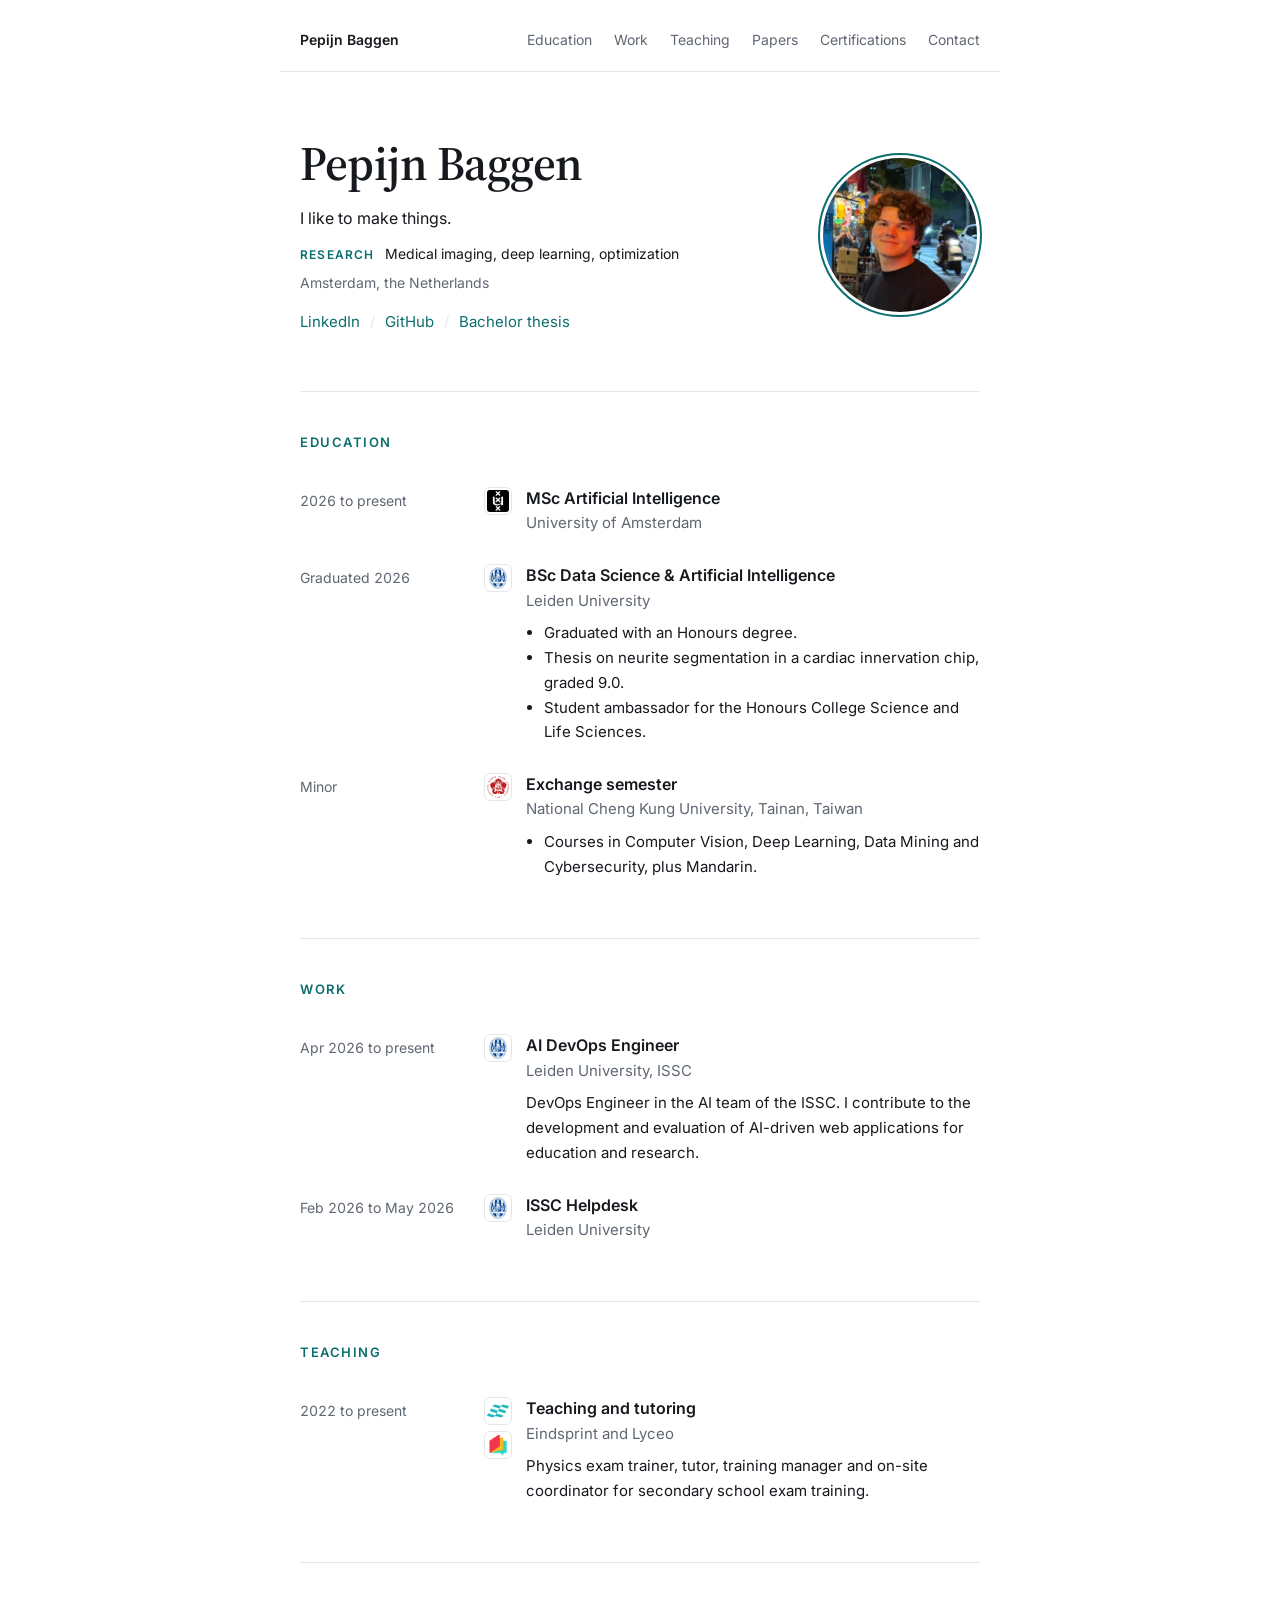
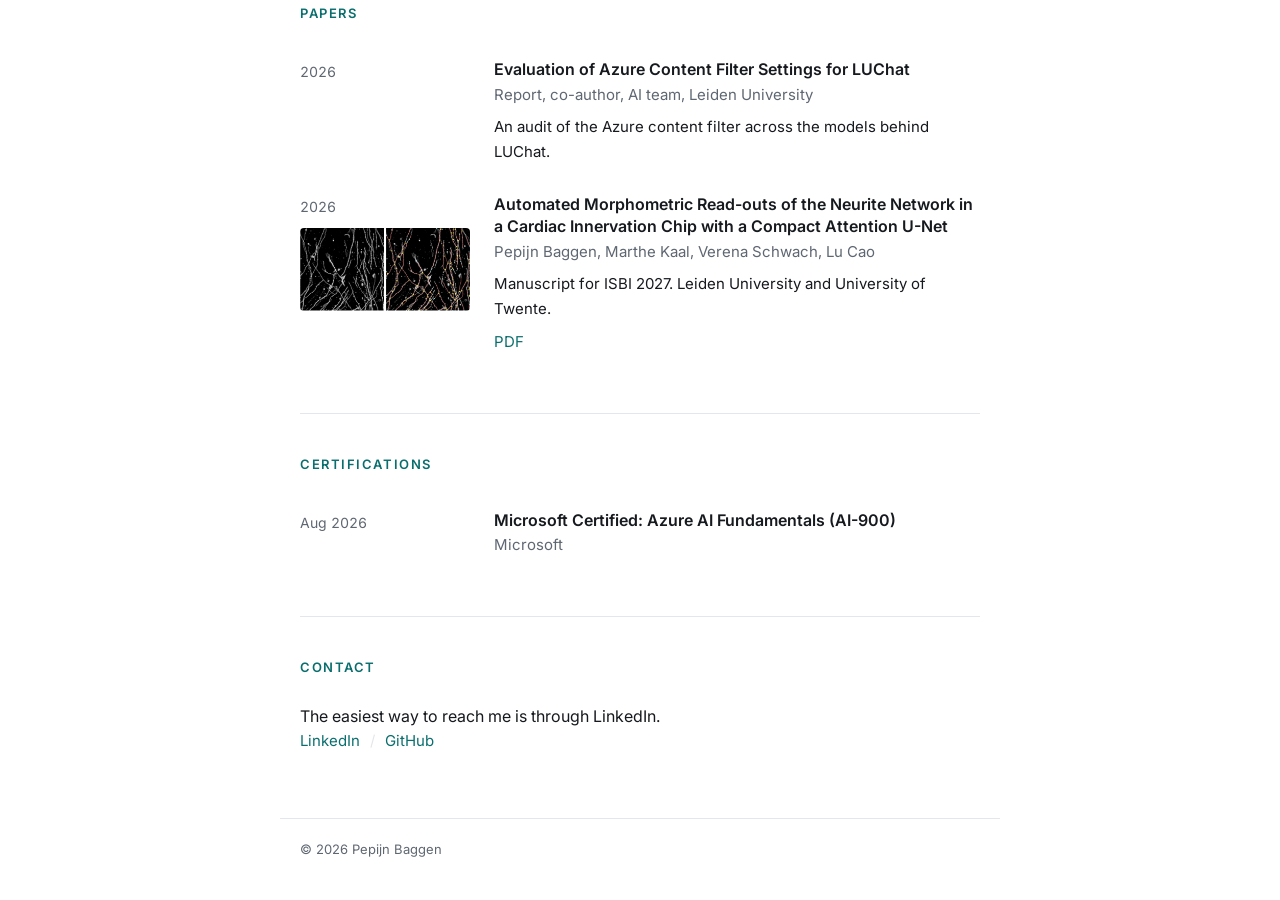
<file: index.html>
<!doctype html>
<html lang="en">
<head>
<meta charset="utf-8">
<meta name="viewport" content="width=device-width, initial-scale=1">
<title>Pepijn Baggen | MSc AI, University of Amsterdam</title>
<meta name="description" content="Pepijn Baggen is an MSc Artificial Intelligence student at the University of Amsterdam and AI DevOps Engineer at Leiden University. Education, work and papers.">
<link rel="canonical" href="https://pepbaggen.github.io/">
<meta property="og:type" content="profile">
<meta property="og:title" content="Pepijn Baggen">
<meta property="og:description" content="MSc Artificial Intelligence student at the University of Amsterdam and AI DevOps Engineer at Leiden University.">
<meta property="og:url" content="https://pepbaggen.github.io/">
<meta property="og:image" content="https://pepbaggen.github.io/pepijn.jpg">
<meta name="twitter:card" content="summary">
<script type="application/ld+json">
{
  "@context": "https://schema.org",
  "@type": "Person",
  "name": "Pepijn Baggen",
  "url": "https://pepbaggen.github.io/",
  "image": "https://pepbaggen.github.io/pepijn.jpg",
  "jobTitle": "AI DevOps Engineer",
  "worksFor": { "@type": "CollegeOrUniversity", "name": "Leiden University" },
  "alumniOf": [
    { "@type": "CollegeOrUniversity", "name": "University of Amsterdam" },
    { "@type": "CollegeOrUniversity", "name": "Leiden University" }
  ],
  "address": { "@type": "PostalAddress", "addressLocality": "Amsterdam", "addressCountry": "NL" },
  "sameAs": [
    "https://www.linkedin.com/in/pepijn-baggen-9a0131227/",
    "https://github.com/PepBaggen"
  ]
}
</script>
<link rel="preconnect" href="https://fonts.googleapis.com">
<link rel="preconnect" href="https://fonts.gstatic.com" crossorigin>
<link href="https://fonts.googleapis.com/css2?family=Inter:wght@400;500;600&family=Source+Serif+4:opsz,wght@8..60,600&display=swap" rel="stylesheet">
<link rel="stylesheet" href="style.css?v=4">
</head>
<body>

<header class="nav">
  <a class="brand" href="#top">Pepijn Baggen</a>
  <nav aria-label="Sections">
    <a href="#education">Education</a>
    <a href="#work">Work</a>
    <a href="#teaching">Teaching</a>
    <a href="#papers">Papers</a>
    <a href="#certifications">Certifications</a>
    <a href="#contact">Contact</a>
  </nav>
</header>

<main id="top">

  <section class="hero">
    <div class="intro">
      <h1>Pepijn Baggen</h1>
      <p class="lead">I like to make things.</p>
      <p class="interests"><span>Research</span> Medical imaging, deep learning, optimization</p>
      <p class="place">Amsterdam, the Netherlands</p>
      <p class="linkrow">
        <a href="https://www.linkedin.com/in/pepijn-baggen-9a0131227/">LinkedIn</a>
        <span aria-hidden="true">/</span>
        <a href="https://github.com/PepBaggen">GitHub</a>
        <span aria-hidden="true">/</span>
        <a href="https://theses.liacs.nl/pdf/2025-2026-BaggenPPepijn.pdf">Bachelor thesis</a>
      </p>
    </div>
    <img class="portrait" src="pepijn.jpg" alt="Portrait of Pepijn Baggen" width="160" height="160">
  </section>

  <section id="education">
    <h2>Education</h2>

    <article class="entry has-logo">
      <span class="when">2026 to present</span>
      <span class="logos"><img src="logos/uva.png" alt="University of Amsterdam logo" width="28" height="28"></span>
      <div>
        <h3>MSc Artificial Intelligence</h3>
        <p class="where">University of Amsterdam</p>
      </div>
    </article>

    <article class="entry has-logo">
      <span class="when">Graduated 2026</span>
      <span class="logos"><img src="logos/leiden.png" alt="Leiden University logo" width="28" height="28"></span>
      <div>
        <h3>BSc Data Science &amp; Artificial Intelligence</h3>
        <p class="where">Leiden University</p>
        <ul>
          <li>Graduated with an Honours degree.</li>
          <li>Thesis on neurite segmentation in a cardiac innervation chip, graded 9.0.</li>
          <li>Student ambassador for the Honours College Science and Life Sciences.</li>
        </ul>
      </div>
    </article>

    <article class="entry has-logo">
      <span class="when">Minor</span>
      <span class="logos"><img src="logos/ncku.png" alt="National Cheng Kung University logo" width="28" height="28"></span>
      <div>
        <h3>Exchange semester</h3>
        <p class="where">National Cheng Kung University, Tainan, Taiwan</p>
        <ul>
          <li>Courses in Computer Vision, Deep Learning, Data Mining and Cybersecurity, plus Mandarin.</li>
        </ul>
      </div>
    </article>
  </section>

  <section id="work">
    <h2>Work</h2>

    <article class="entry has-logo">
      <span class="when">Apr 2026 to present</span>
      <span class="logos"><img src="logos/leiden.png" alt="Leiden University logo" width="28" height="28"></span>
      <div>
        <h3>AI DevOps Engineer</h3>
        <p class="where">Leiden University, ISSC</p>
        <p>DevOps Engineer in the AI team of the ISSC. I contribute to the development and evaluation of AI-driven web applications for education and research.</p>
      </div>
    </article>

    <article class="entry has-logo">
      <span class="when">Feb 2026 to May 2026</span>
      <span class="logos"><img src="logos/leiden.png" alt="Leiden University logo" width="28" height="28"></span>
      <div>
        <h3>ISSC Helpdesk</h3>
        <p class="where">Leiden University</p>
      </div>
    </article>
  </section>

  <section id="teaching">
    <h2>Teaching</h2>

    <article class="entry has-logo">
      <span class="when">2022 to present</span>
      <span class="logos"><img src="logos/eindsprint.png" alt="Eindsprint logo" width="28" height="28"><img src="logos/lyceo.png" alt="Lyceo logo" width="28" height="28"></span>
      <div>
        <h3>Teaching and tutoring</h3>
        <p class="where">Eindsprint and Lyceo</p>
        <p>Physics exam trainer, tutor, training manager and on-site coordinator for secondary school exam training.</p>
      </div>
    </article>
  </section>

  <section id="papers">
    <h2>Papers</h2>

    <article class="entry">
      <span class="when">2026</span>
      <div>
        <h3>Evaluation of Azure Content Filter Settings for LUChat</h3>
        <p class="where">Report, co-author, AI team, Leiden University</p>
        <p>An audit of the Azure content filter across the models behind LUChat.</p>
      </div>
    </article>

    <article class="entry">
      <span class="when">2026
        <img class="figure" src="paper-figure.jpg" alt="Confocal image of a neurite network next to the automatic segmentation result" width="666" height="326">
      </span>
      <div>
        <h3>Automated Morphometric Read-outs of the Neurite Network in a Cardiac Innervation Chip with a Compact Attention U-Net</h3>
        <p class="where">Pepijn Baggen, Marthe Kaal, Verena Schwach, Lu Cao</p>
        <p>Manuscript for ISBI 2027. Leiden University and University of Twente.</p>
        <p class="linkrow">
          <a href="Baggen_ISBI2027_Neurite_Morphometrics.pdf">PDF</a>
        </p>
      </div>
    </article>
  </section>

  <section id="certifications">
    <h2>Certifications</h2>

    <article class="entry">
      <span class="when">Aug 2026</span>
      <div>
        <h3>Microsoft Certified: Azure AI Fundamentals (AI-900)</h3>
        <p class="where">Microsoft</p>
      </div>
    </article>
  </section>

  <section id="contact">
    <h2>Contact</h2>
    <p>The easiest way to reach me is through LinkedIn.</p>
    <p class="linkrow">
      <a href="https://www.linkedin.com/in/pepijn-baggen-9a0131227/">LinkedIn</a>
      <span aria-hidden="true">/</span>
      <a href="https://github.com/PepBaggen">GitHub</a>
    </p>
  </section>

</main>

<footer>
  <p>&copy; 2026 Pepijn Baggen</p>
</footer>

<script data-goatcounter="https://pepijn.goatcounter.com/count" async src="https://gc.zgo.at/count.js"></script>
</body>
</html>
</file>
<file: style.css>
:root {
  --bg: #ffffff;
  --ink: #16191d;
  --muted: #5f6772;
  --rule: #e3e6ea;
  --link: #0b6e6e;
  --accent: #0b6e6e;
  --tint: #f4f7f7;
}

@media (prefers-color-scheme: dark) {
  :root {
    --bg: #111418;
    --ink: #e8eaed;
    --muted: #9aa3ad;
    --rule: #2a2f36;
    --link: #6fd0c8;
    --accent: #6fd0c8;
    --tint: #171c21;
  }
}

* { box-sizing: border-box; }

html { scroll-behavior: smooth; }

body {
  margin: 0;
  background: var(--bg);
  color: var(--ink);
  font-family: Inter, -apple-system, "Segoe UI", Helvetica, Arial, sans-serif;
  font-size: 16px;
  line-height: 1.65;
  -webkit-font-smoothing: antialiased;
}

a {
  color: var(--link);
  text-decoration: none;
}

a:hover,
a:focus-visible { text-decoration: underline; }

.nav,
main,
footer {
  max-width: 720px;
  margin: 0 auto;
  padding-left: 20px;
  padding-right: 20px;
}

.nav {
  display: flex;
  flex-wrap: wrap;
  align-items: baseline;
  justify-content: space-between;
  gap: 4px 24px;
  padding-top: 28px;
  padding-bottom: 20px;
  border-bottom: 1px solid var(--rule);
  font-size: 14px;
}

.brand {
  color: var(--ink);
  font-weight: 600;
}

.nav nav {
  display: flex;
  flex-wrap: wrap;
  gap: 4px 22px;
}

.nav nav a { color: var(--muted); }

.nav nav a:hover,
.nav nav a:focus-visible {
  color: var(--ink);
  text-decoration: none;
}

.hero {
  display: flex;
  align-items: center;
  justify-content: space-between;
  gap: 32px;
  padding: 64px 0 24px;
}

.portrait {
  flex: none;
  width: 160px;
  height: 160px;
  border-radius: 50%;
  border: 3px solid var(--bg);
  outline: 2px solid var(--accent);
  object-fit: cover;
}

h1, h2, h3 { margin: 0; }

h1 {
  font-family: "Source Serif 4", Georgia, serif;
  font-size: clamp(34px, 7vw, 48px);
  font-weight: 600;
  line-height: 1.15;
  letter-spacing: -.01em;
}

.lead {
  max-width: 34em;
  margin: 14px 0 4px;
  font-size: 16px;
}

.interests {
  margin: 10px 0 6px;
  font-size: 14px;
}

.interests span {
  margin-right: 6px;
  color: var(--accent);
  font-size: 12px;
  font-weight: 600;
  letter-spacing: .1em;
  text-transform: uppercase;
}

.place {
  margin: 0;
  color: var(--muted);
  font-size: 14px;
}

.linkrow {
  display: flex;
  flex-wrap: wrap;
  gap: 4px 10px;
  margin: 16px 0 0;
  font-size: 15px;
}

.linkrow span { color: var(--rule); }

section:not(.hero) {
  padding: 40px 0 8px;
  border-top: 1px solid var(--rule);
  margin-top: 32px;
}

h2 {
  margin-bottom: 24px;
  color: var(--accent);
  font-size: 13px;
  font-weight: 600;
  letter-spacing: .12em;
  text-transform: uppercase;
}

.entry {
  display: grid;
  grid-template-columns: 170px 1fr;
  gap: 0 24px;
  margin: 0 -12px 8px;
  padding: 10px 12px;
  border-radius: 8px;
  transition: background-color .2s;
}

.entry:hover { background: var(--tint); }

.figure {
  display: block;
  width: 100%;
  height: auto;
  margin-top: 10px;
  border-radius: 4px;
}

.hero,
section:not(.hero) {
  animation: rise .6s ease-out both;
}

section:nth-of-type(2) { animation-delay: .08s; }
section:nth-of-type(3) { animation-delay: .16s; }
section:nth-of-type(4) { animation-delay: .24s; }
section:nth-of-type(5) { animation-delay: .32s; }
section:nth-of-type(6) { animation-delay: .4s; }

@keyframes rise {
  from { opacity: 0; transform: translateY(10px); }
  to { opacity: 1; transform: none; }
}

.entry.has-logo { grid-template-columns: 170px 28px 1fr; gap: 0 14px; }

.logos {
  display: flex;
  flex-direction: column;
  gap: 6px;
  padding-top: 0;
}

.logos img {
  display: block;
  width: 28px;
  height: 28px;
  padding: 2px;
  background: #fff;
  border: 1px solid var(--rule);
  border-radius: 6px;
  object-fit: contain;
}

.when {
  padding-top: 2px;
  color: var(--muted);
  font-size: 14px;
  font-variant-numeric: tabular-nums;
}

h3 {
  font-size: 16px;
  font-weight: 600;
  line-height: 1.4;
}

.where {
  margin: 2px 0 0;
  color: var(--muted);
  font-size: 15px;
}

.entry p:not(.where),
.entry ul {
  margin: 8px 0 0;
  font-size: 15px;
}

.entry ul { padding-left: 18px; }

.entry .linkrow { margin-top: 8px; }

#contact p { margin: 0; }

footer {
  margin-top: 56px;
  padding-top: 20px;
  padding-bottom: 40px;
  border-top: 1px solid var(--rule);
  color: var(--muted);
  font-size: 13px;
}

footer p { margin: 0; }

@media (max-width: 560px) {
  .hero { flex-direction: column-reverse; align-items: flex-start; gap: 20px; padding-top: 40px; }
  .portrait { width: 112px; height: 112px; }
  .figure { max-width: 260px; margin: 8px 0 6px; }
  .entry { grid-template-columns: 1fr; }
  .entry.has-logo { grid-template-columns: 28px 1fr; gap: 0 12px; }
  .entry.has-logo .when { grid-column: 1 / -1; }
  .when { padding: 0 0 2px; font-size: 13px; }
}

@media (prefers-reduced-motion: reduce) {
  html { scroll-behavior: auto; }
  .hero, section:not(.hero) { animation: none; }
  .entry { transition: none; }
}
</file>
